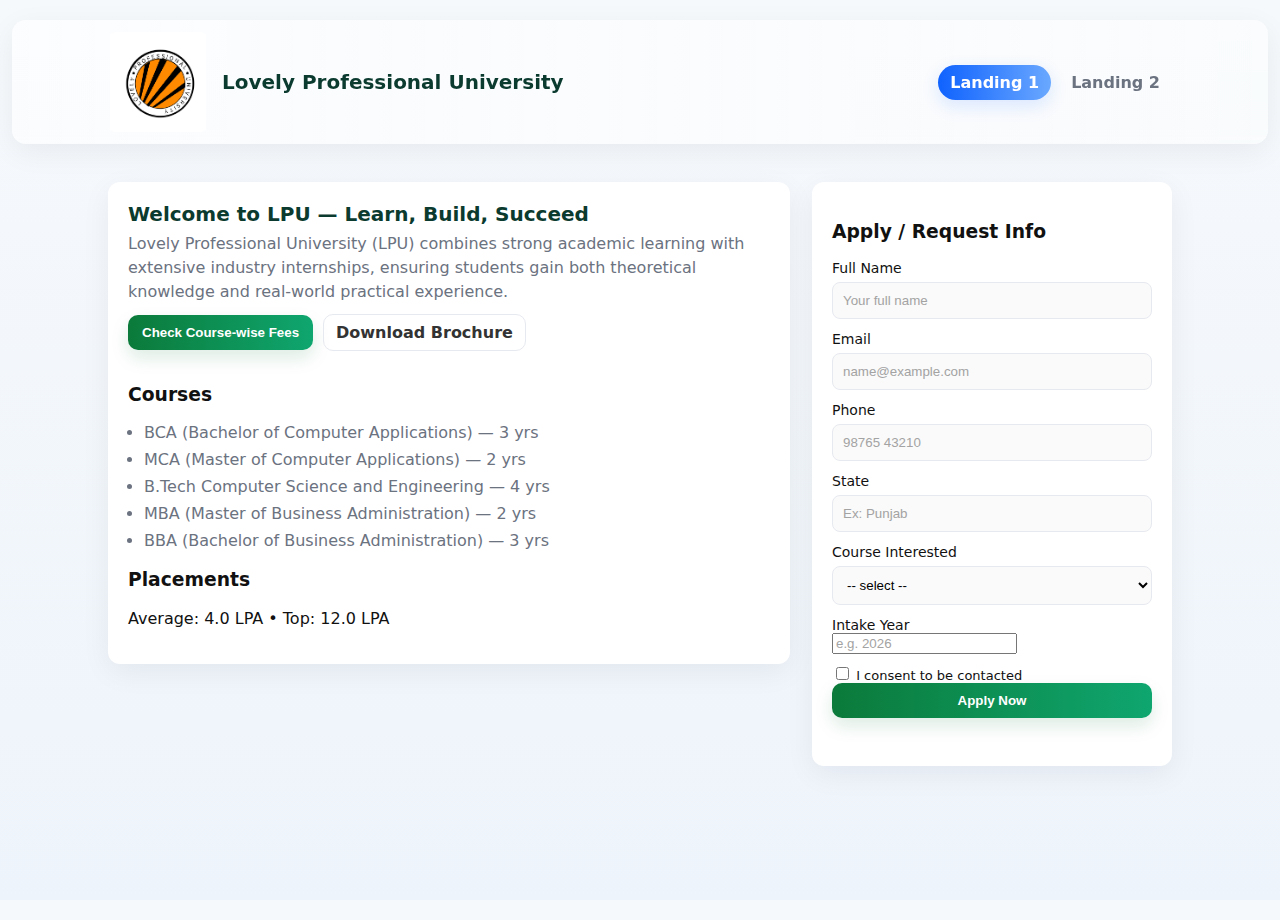
<file: index.html>
<!doctype html>
<html lang="en">
<head>

  <meta charset="utf-8" />
  <meta name="viewport" content="width=device-width,initial-scale=1" />
  <title>University Landing page - 1</title>
  <link rel="stylesheet" href="style.css" />
</head>
<body>
  
  <header class="site-header">
    <div class="wrap header-row">
      <h1 class="brand">
        <img src="lpu logo.png" alt="LPU Logo" class="logo" />
        <span class="brand-text">Lovely Professional University</span>
      </h1>

      <nav class="main-nav" aria-label="Main navigation">
        <a href="index.html" class="active">Landing 1</a>
        <a href="page.html">Landing 2</a>
      </nav>
    </div>
  </header>

  <main class="wrap main-grid">
    <section class="card hero">
      <div class="hero-inner">
        <h2>Welcome to LPU — Learn, Build, Succeed</h2>
        <p id="overview" class="lead">Loading...</p>

        <div class="quick-actions">
          <button id="openFees" class="btn-primary" aria-controls="feesModal" aria-expanded="false">Check Course-wise Fees</button>
          <a class="btn-outline" href="lpu.pdf" download>Download Brochure</a>
        </div>
      </div>

      <div class="mt">
        <h3>Courses</h3>
        <ul id="courses" class="list-compact" aria-live="polite"></ul>

        <h3 class="mt">Placements</h3>
        <p id="placements"></p>
      </div>
    </section>

    <aside class="card aside-card">
      <h3>Apply / Request Info</h3>
      <form id="leadForm" novalidate>
        <label for="fullName">Full Name</label>
        <input id="fullName" name="fullName" type="text" placeholder="Your full name" required />

        <label for="email">Email</label>
        <input id="email" name="email" type="email" placeholder="name@example.com" required />

        <label for="phone">Phone</label>
        <input id="phone" name="phone" type="tel" placeholder="98765 43210" pattern="[0-9]{10}" maxlength="10" required />

        <label for="state">State</label>
        <input id="state" name="state" type="text" placeholder="Ex: Punjab" />

        <label for="courseSelect">Course Interested</label>
        <select id="courseSelect" name="course">
          <option value="">-- select --</option>
        </select>

        <label for="intake">Intake Year</label>
        <input id="intake" name="intake" placeholder="e.g. 2026" />

        <label class="consent" for="consent">
          <input id="consent" name="consent" type="checkbox" /> I consent to be contacted
        </label>

        <button type="submit" class="btn-primary full">Apply Now</button>
        <div id="formMsg" class="form-msg" aria-live="polite"></div>
      </form>
    </aside>
  </main>

  <div id="feesModal" class="modal hidden" role="dialog" aria-modal="true" aria-labelledby="feesTitle" aria-hidden="true">
    <div class="modal-inner" role="document">
      <button id="closeModal" class="modal-close" aria-label="Close">×</button>
      <h2 id="feesTitle">Course-wise Fees</h2>
      <div id="modalBody" class="modal-body">Loading...</div>
      <div class="modal-actions">
        <button id="modalOk" class="btn-primary">OK</button>
      </div>
    </div>
  </div>

  <div id="toast" class="toast hidden" aria-live="polite"></div>

  <script src="script.js" defer></script>
</body>
</html>
</file>
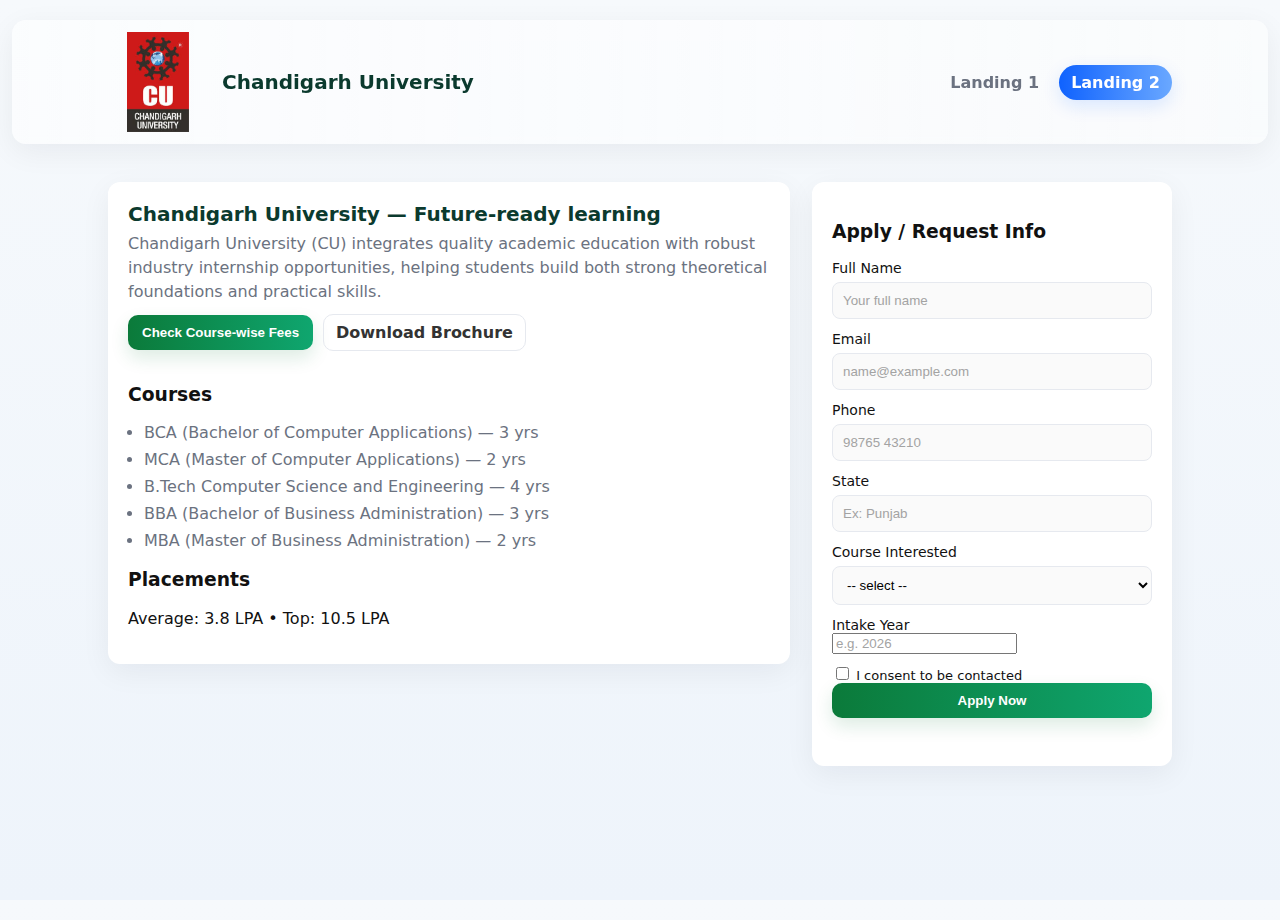
<file: page.html>
<!doctype html>
<html lang="en">
<head>

  <meta charset="utf-8" />
  <meta name="viewport" content="width=device-width,initial-scale=1" />
  <title>University Landing page - 2</title>
  <link rel="stylesheet" href="style.css" />
</head>

<body>
  <header class="site-header">
    <div class="wrap header-row">
      <h1 class="brand">
        <img src="cu logo.jpg" alt="CU Logo" class="logo" />
        <span class="brand-text">Chandigarh University</span>
      </h1>

      <nav class="main-nav" aria-label="Main navigation">
        <a href="index.html">Landing 1</a>
        <a href="page.html" class="active">Landing 2</a>
      </nav>
    </div>
  </header>

  <main class="wrap main-grid">
    <section class="card hero">
      <div class="hero-inner">
        <h2>Chandigarh University — Future-ready learning</h2>
        <p id="overview2" class="lead">Loading...</p>

        <div class="quick-actions">
          <button id="openFees2" class="btn-primary" aria-controls="feesModal2" aria-expanded="false">Check Course-wise Fees</button>
          <a class="btn-outline" href="cu.pdf" download>Download Brochure</a>
        </div>
      </div>

      <div class="mt">
        <h3>Courses</h3>
        <ul id="courses2" class="list-compact" aria-live="polite"></ul>

        <h3 class="mt">Placements</h3>
        <p id="placements2"></p>
      </div>
    </section>

    <aside class="card aside-card">
      <h3>Apply / Request Info</h3>
      <form id="leadForm2" novalidate>
        <label for="fullName2">Full Name</label>
        <input id="fullName2" name="fullName" type="text" placeholder="Your full name" required />

        <label for="email2">Email</label>
        <input id="email2" name="email" type="email" placeholder="name@example.com" required />

        <label for="phone2">Phone</label>
        <input id="phone2" name="phone" type="tel" placeholder="98765 43210" pattern="[0-9]{10}" maxlength="10" required />

        <label for="state2">State</label>
        <input id="state2" name="state" type="text" placeholder="Ex: Punjab" />

        <label for="courseSelect2">Course Interested</label>
        <select id="courseSelect2" name="course">
          <option value="">-- select --</option>
        </select>

        <label for="intake2">Intake Year</label>
        <input id="intake2" name="intake" placeholder="e.g. 2026" />

        <label class="consent" for="consent2">
          <input id="consent2" name="consent" type="checkbox" /> I consent to be contacted
        </label>

        <button type="submit" class="btn-primary full">Apply Now</button>
        <div id="formMsg2" class="form-msg" aria-live="polite"></div>
      </form>
    </aside>
  </main>

  <div id="feesModal2" class="modal hidden" role="dialog" aria-modal="true" aria-labelledby="feesTitle2" aria-hidden="true">
    <div class="modal-inner" role="document">
      <button id="closeModal2" class="modal-close" aria-label="Close">×</button>
      <h2 id="feesTitle2">Course-wise Fees</h2>
      <div id="modalBody2" class="modal-body">Loading...</div>
      <div class="modal-actions">
        <button id="modalOk2" class="btn-primary">OK</button>
      </div>
    </div>
  </div>

  <div id="toast" class="toast hidden" aria-live="polite"></div>

  <script src="script.js" defer></script>
</body>
</html>
</file>
<file: style.css>
:root{
  --accent:#0f62fe;
  --muted:#6b7280;
  --bg:#f5f8fb;
  --card:#ffffff;
  --radius:12px;
  --btn-border:#e6e9ef;
  --primary-1:#0b7a3a;
  --primary-2:#0fa66f;
  --shadow: 0 8px 30px rgba(12,20,30,0.06);
  --glass: rgba(255,255,255,0.7);
}

*{box-sizing:border-box}
html,body{height:100%}
body{
  margin:0;
  font-family: Inter, system-ui, -apple-system, "Segoe UI", Roboto, Arial, sans-serif;
  background: linear-gradient(180deg, #f6f9fc 0%, #eef4fb 100%);
  color:#111;
  -webkit-font-smoothing:antialiased;
  -moz-osx-font-smoothing:grayscale;
}

.wrap{max-width:1100px; margin:20px auto; padding:18px;}

.site-header {
  background: linear-gradient(90deg, rgba(255,255,255,0.6), rgba(255,255,255,0.45));
  backdrop-filter: blur(6px);
  border-radius: 14px;
  margin: 12px;
  box-shadow: var(--shadow);
}

.header-row { display:flex; align-items:center; justify-content:space-between; gap:16px; padding:12px 18px; }

.brand{
  margin:0;
  display:flex;
  align-items:center;
  gap:14px;
  font-size:20px;
  font-weight:600;
  color:#0b3a2e;
}

.brand .brand-text{display:inline-block;}

.logo{
  width:100px;
  height:100px;
  object-fit:contain;
  border-radius:8px;
}

.main-nav{
  display:flex; gap:8px; align-items:center;
}

.main-nav a{
  padding:8px 12px;
  text-decoration:none;
  color:var(--muted);
  border-radius:999px;
  font-weight:600;
  transition:all .18s ease;
}

.main-nav a.active{
  background:linear-gradient(90deg,var(--accent), #6aa8ff);
  color:#fff;
  box-shadow:0 6px 18px rgba(15,98,254,0.14);
}

.main-nav a:hover{
  transform:translateY(-2px);
  color:var(--accent);
}

.main-grid{
  display:grid;
  grid-template-columns:1fr 360px;
  gap:22px;
  align-items:start;
  margin-top:18px;
}

@media (max-width:920px){
  .main-grid{grid-template-columns:1fr;}
  .main-nav{justify-content:flex-end;}
  .header-row{flex-direction:column; align-items:flex-start;}
}

.card{
  background:var(--card);
  border-radius:var(--radius);
  padding:20px;
  box-shadow:var(--shadow);
}

.hero{
  display:flex;
  flex-direction:column;
  gap:14px;
}

.hero-inner h2{
  margin:0;
  font-size:20px;
  color:#0b3a2e;
}

.lead{
  color:var(--muted);
  margin:6px 0 10px;
  line-height:1.5;
}

.quick-actions{
  display:flex;
  gap:10px;
  align-items:center;
  margin-top:10px;
}

.btn-outline{
  display:inline-flex;
  align-items:center;
  gap:8px;
  padding:8px 12px;
  border-radius:10px;
  background:transparent;
  border:1px solid var(--btn-border);
  color:#333;
  text-decoration:none;
  cursor:pointer;
  font-weight:600;
  transition:all .16s ease;
}
.btn-outline:hover{
  transform:translateY(-3px);
  box-shadow:0 8px 20px rgba(12,20,30,0.04);
}

.btn-primary{
  display:inline-flex;
  align-items:center;
  gap:8px;
  padding:10px 14px;
  border-radius:10px;
  border:none;
  cursor:pointer;
  background: linear-gradient(90deg, var(--primary-1), var(--primary-2));
  color:#fff;
  font-weight:700;
  box-shadow:0 8px 18px rgba(11,122,58,0.14);
  transition:transform .12s ease, box-shadow .12s ease; 
}
.btn-primary:hover{
  transform:translateY(-3px);
  box-shadow:0 14px 28px rgba(11,122,58,0.18);
}
.btn-primary:active{
  transform:translateY(0);
  box-shadow:0 6px 16px rgba(11,122,58,0.12);
}
.btn-primary.full{
  width:100%;
  justify-content:center;
}

.list-compact{
  padding-left:16px;
  margin-top:8px;
  color:var(--muted);
}
.list-compact li{
  margin-bottom:8px;
}

label{
  display:block;
  margin-top:12px;
  font-size:14px;
}
input[type="text"], input[type="email"], input[type="tel"], select, textarea {
  width:100%;
  padding:10px;
  margin-top:6px;
  border-radius:8px;
  border:1px solid #e6e9ef;
  transition:box-shadow .12s ease, border-color .12s ease;
  background:#fafafa;
}

input::placeholder{color:#a3a3a3;}

input:focus, select:focus, textarea:focus {
  outline:none;
  box-shadow:0 6px 16px rgba(11,122,58,0.08);
  border-color:var(--primary-1);
  background:#fff;
}

.consent{
  font-size:13px;
  margin-top:10px;
}

.form-msg{
  margin-top:10px;
  font-size:14px;
  color:var(--muted);
  min-height:18px;
}

.modal{
  position:fixed;
  inset:0;
  display:flex;
  align-items:center;
  justify-content:center;
  background:rgba(4,6,12,0.45);
  z-index:60;
  opacity:0;
  pointer-events:none;
  transition:opacity .18s ease;
}

.modal.visible{
  opacity:1;
  pointer-events:auto;
}

.modal.hidden{
  opacity:0;
  pointer-events:none;
}

.modal-inner{
  width:94%;
  max-width:640px;
  background:var(--card);
  border-radius:12px;
  padding:18px;
  position:relative;
  box-shadow:0 20px 60px rgba(2,6,23,0.35);
}

.modal-close{
  position:absolute;
  top:10px;
  right:10px;
  background:transparent;
  border:none;
  font-size:22px;
  cursor:pointer;
  color:#666;
}

.modal-body{
  max-height:50vh;
  overflow:auto;
  margin-top:8px;
}

.fees-table{
  width:100%;
  border-collapse:collapse;
  margin-top:8px;
}

.fees-table th, .fees-table td{
  padding:10px 12px;
  border-bottom:1px solid #f0f3f6;
  text-align:left;
}

.fees-table th{
  background:#fafafa;
  font-weight:700;
  color:#333;
}

.toast{
  position:fixed;
  bottom:22px;
  left:50%;
  transform:translateX(-50%) translateY(10px);
  background:#111;
  color:#fff;
  padding:12px 16px;
  border-radius:10px;
  z-index:70;
  box-shadow:0 12px 30px rgba(2,6,23,0.4);
  opacity:0;
  transition:opacity .18s ease, transform .18s ease;
}
.toast.show{
  opacity:1;
  transform:translateX(-50%) translateY(0);
}

@media (max-width:520px){
  .wrap{padding:12px;}
  .brand .brand-text{font-size:16px;}
  .logo{
    width:100px;
    height:100px;
  }

  .main-grid{gap:14px;}
  .main-nav a{padding:6px 10px}
  .modal-inner{padding:14px;}
}
</file>
